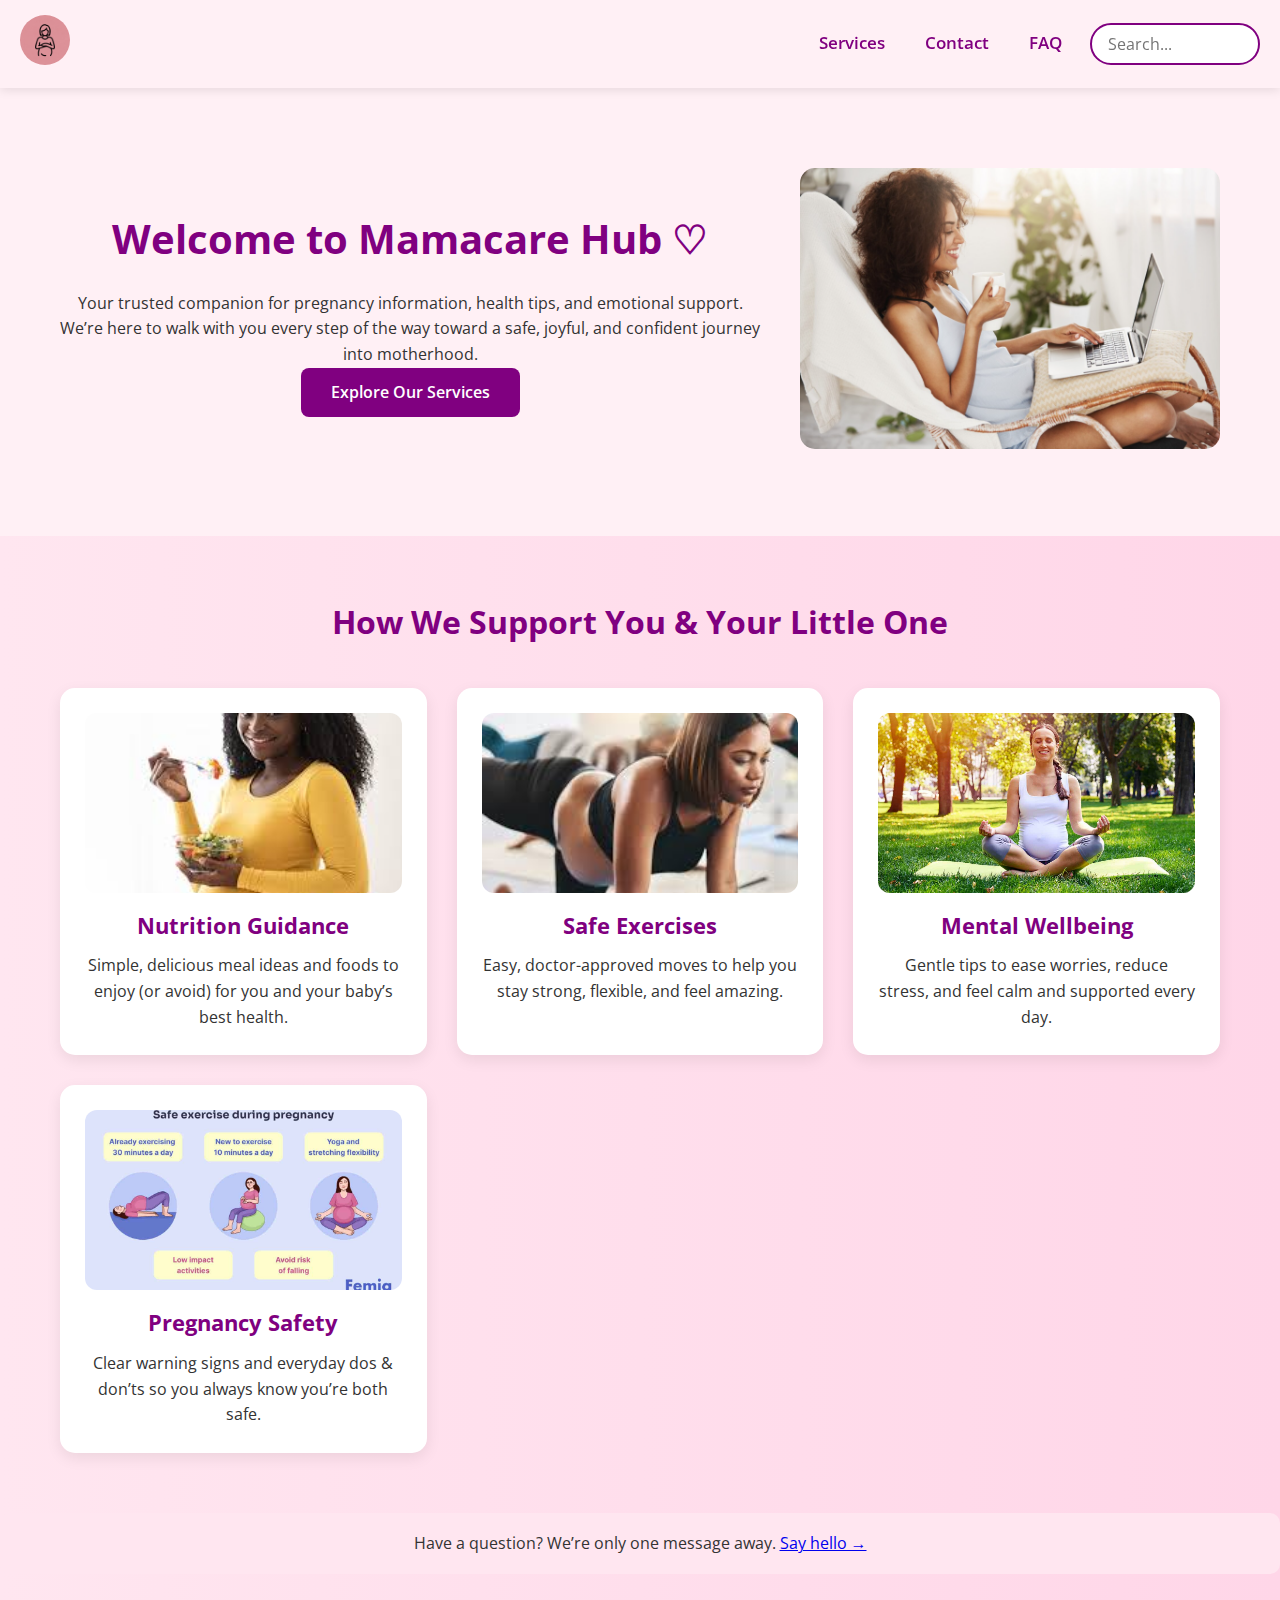
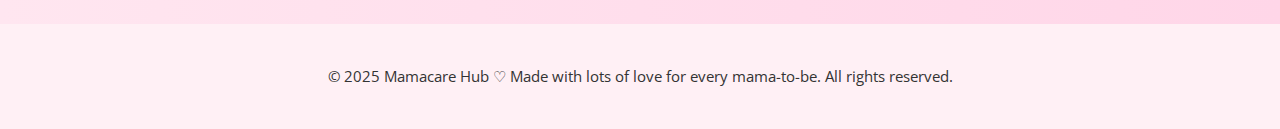
<file: index.html>
<!DOCTYPE html>
<html lang="en">
<head>
    <meta charset="UTF-8">
    <meta name="viewport" content="width=device-width, initial-scale=1.0">
    <title>Mamacare Hub - Pregnancy Info Center</title>
    <link rel="stylesheet" href="css/styles.css">
    <link rel="icon" href="images/icon.jpg" type="image/x-icon">
</head>
<body>


    <nav>
        <a href="index.html" class="logo-link">
            <img src="images/icon.jpg" alt="Mamacare Hub Logo" class="logo">
        </a>

        <ul class="nav-links" id="navLinks">
            <li><a href="pages/services.html">Services</a></li>
            <li><a href="pages/contact.html">Contact</a></li>
            <li><a href="pages/FAQ.html">FAQ</a></li>
            <li class="search-box">
            <abbr title="Search">
                <input type="text" placeholder="Search...">
            </abbr>
        </li>
        </ul>
    </nav>


    <section class="hero">
        <div class="hero-content">
            <div class="hero-text">
                <h1>Welcome to Mamacare Hub ♡</h1>
                <p>Your trusted companion for pregnancy information, health tips, and emotional support. We’re here to walk with you every step of the way toward a safe, joyful, and confident journey into motherhood.</p>
                <a href="pages/services.html" class="btn">Explore Our Services</a>
            </div>
            <div class="hero-image">
                <img src="images/smiling.png" alt="Happy pregnant woman smiling">
            </div>
        </div>
    </section>


    <section class="features">
        <div class="container">
            <h2>How We Support You & Your Little One</h2>
            <div class="grid-container">

                <div class="grid-card">
                    <img src="images/nutrition.jpg" alt="Healthy foods for pregnancy">
                    <h3>Nutrition Guidance</h3>
                    <p>Simple, delicious meal ideas and foods to enjoy (or avoid) for you and your baby’s best health.</p>
                </div>

                <div class="grid-card">
                    <img src="images/exercise.jpg" alt="Gentle pregnancy exercises">
                    <h3>Safe Exercises</h3>
                    <p>Easy, doctor-approved moves to help you stay strong, flexible, and feel amazing.</p>
                </div>

                <div class="grid-card">
                    <img src="images/mental_health.jpg" alt="Peaceful meditation during pregnancy">
                    <h3>Mental Wellbeing</h3>
                    <p>Gentle tips to ease worries, reduce stress, and feel calm and supported every day.</p>
                </div>

                <div class="grid-card">
                    <img src="images/safety.jpg" alt="Pregnancy safety guide">
                    <h3>Pregnancy Safety</h3>
                    <p>Clear warning signs and everyday dos & don’ts so you always know you’re both safe.</p>
                </div>

            </div>
        </div>
    </section>

    <div class="finalp-home">
        <div class="container">
            <p>Have a question? We’re only one message away. <a href="pages/contact.html">Say hello →</a></p>
        </div>
    </div>

    <footer>
        <p style="text-align: center;">
            © 2025 Mamacare Hub ♡ Made with lots of love for every mama-to-be. All rights reserved.
        </p>
    </footer>

</body>
</html>
</file>
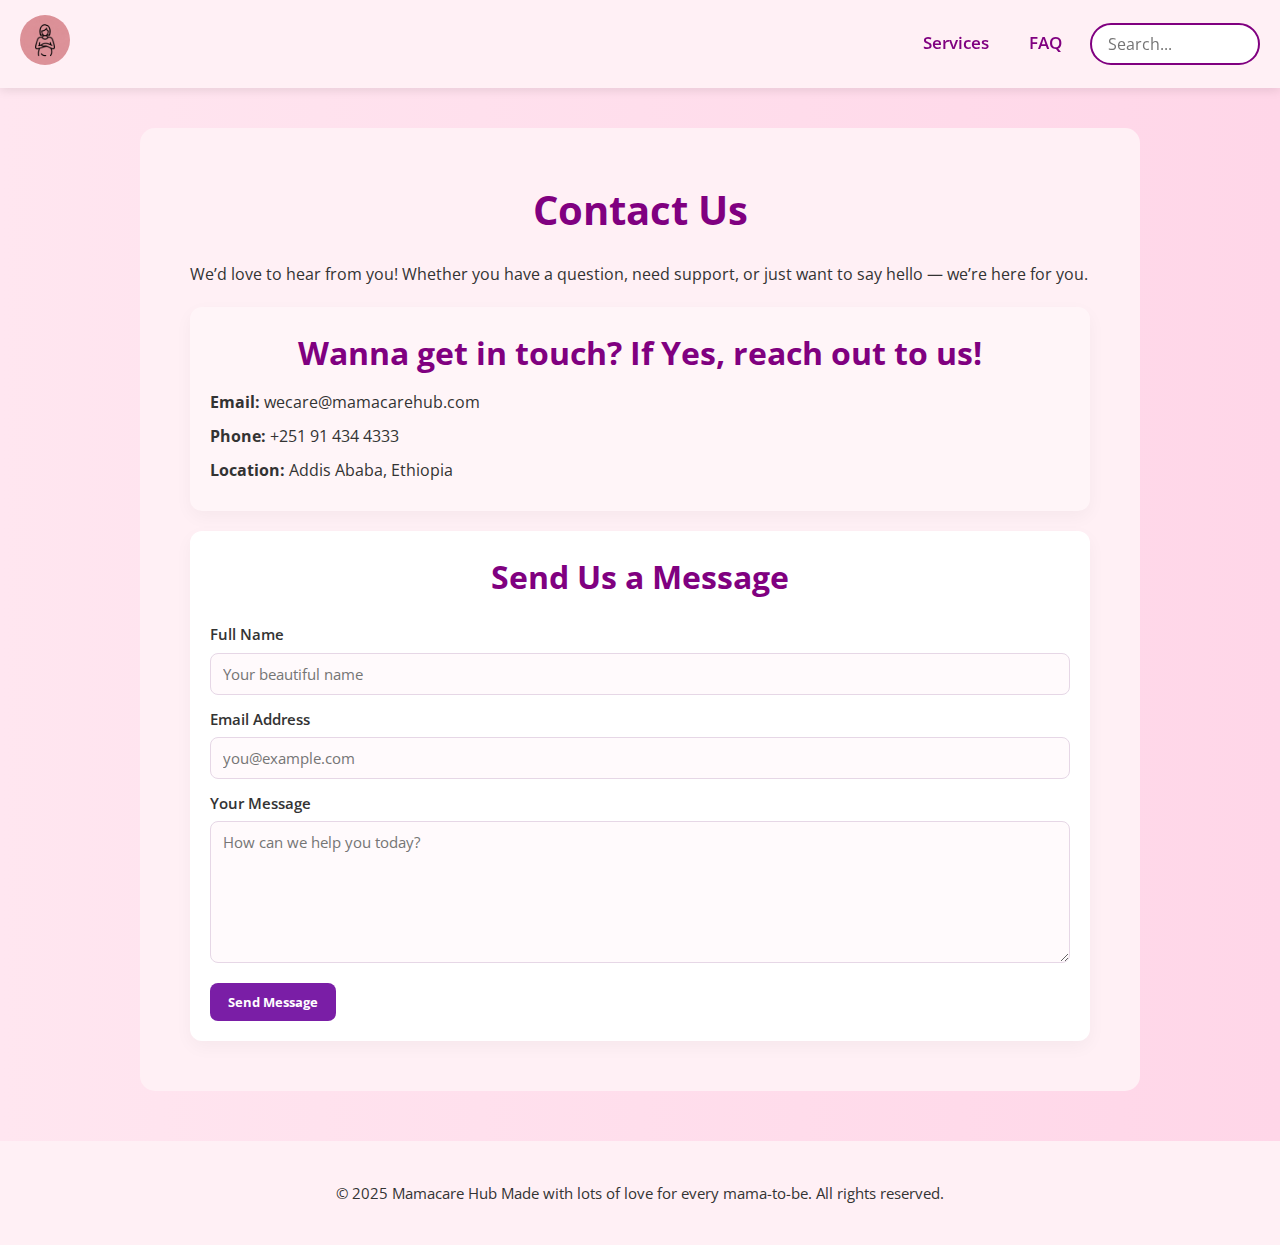
<file: pages/contact.html>
<!DOCTYPE html>
<html lang="en">
<head>
    <meta charset="UTF-8">
    <meta name="viewport" content="width=device-width, initial-scale=1.0">
    <title>Contact Us - Mamacare Hub</title>
    <link rel="stylesheet" href="../css/styles.css">
    <link rel="icon" href="../images/icon.jpg" type="image/x-icon">
</head>
<body>

    <nav>
        <a href="../index.html" class="logo-link">
            <img src="../images/icon.jpg" alt="Mamacare Hub Logo" class="logo">
        </a>

        <ul class="nav-links" id="navLinks">
            <li><a href="services.html">Services</a></li>
            <li><a href="FAQ.html">FAQ</a></li>
            <li class="search-box">
                <abbr title="Search">
                    <input type="text" placeholder="Search...">
                </abbr>
            </li>
        </ul>
    </nav>

    <section class="contact-section">
        <div class="container">
            <h1>Contact Us</h1>
            <p>We’d love to hear from you! Whether you have a question, need support, or just want to say hello — we’re here for you.</p>

            <div class="contact-container">

                <div class="contact-info">
                    <h2>Wanna get in touch? If Yes, reach out to us!</h2>
                    <p><strong>Email:</strong> wecare@mamacarehub.com</p>
                    <p><strong>Phone:</strong> +251 91 434 4333</p>
                    <p><strong>Location:</strong> Addis Ababa, Ethiopia</p>
                </div>

                <form class="contact-form" action="#" method="post" novalidate>
                    <h2>Send Us a Message</h2>

                    <label for="name">Full Name</label>
                    <input type="text" id="name" name="name" placeholder="Your beautiful name" required>

                    <label for="email">Email Address</label>
                    <input type="email" id="email" name="email" placeholder="you@example.com" required>

                    <label for="message">Your Message</label>
                    <textarea id="message" name="message" rows="6" placeholder="How can we help you today?" required></textarea>

                    <button type="submit" class="btn">Send Message</button>
                </form>
            </div>
        </div>
    </section>

    <footer>
        <p style="text-align: center;">
            © 2025 Mamacare Hub Made with lots of love for every mama-to-be. All rights reserved.
        </p>
    </footer>

</body>
</html>
</file>
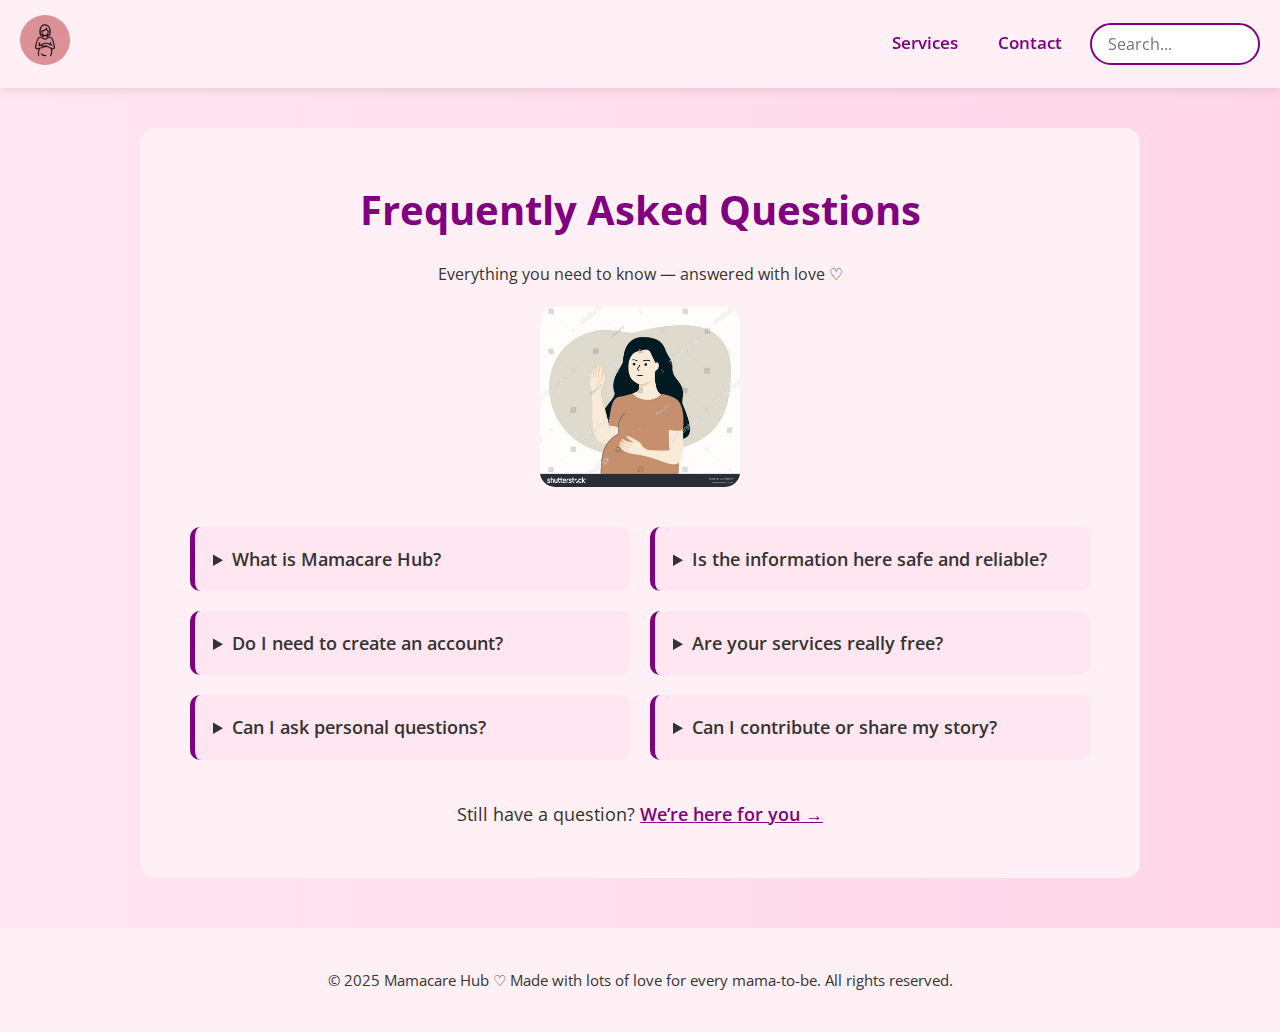
<file: pages/FAQ.html>
<!DOCTYPE html>
<html lang="en">
<head>
    <meta charset="UTF-8">
    <meta name="viewport" content="width=device-width, initial-scale=1.0">
    <title>FAQ - Mamacare Hub</title>
    <link rel="stylesheet" href="../css/styles.css">
    <link rel="icon" href="../images/icon.jpg" type="image/x-icon">
</head>
<body>

    <nav>
        <a href="../index.html" class="logo-link">
            <img src="../images/icon.jpg" alt="Mamacare Hub Logo" class="logo">
        </a>

        <ul class="nav-links" id="navLinks">
            <li><a href="services.html">Services</a></li>
            <li><a href="contact.html">Contact</a></li>
            <li class="search-box">
            <abbr title="Search">
                <input type="text" placeholder="Search...">
            </abbr>
        </li>
        </ul>
    </nav>

    <section class="faq-section">
        <div class="container">
            <h1>Frequently Asked Questions</h1>
            <p style="text-align: center;">Everything you need to know — answered with love ♡</p>

            <img src="../images/raising.jpg" alt="Happy pregnant woman raising hands" class="faq-image">

            <div class="faq-grid">

                <details>
                    <summary>What is Mamacare Hub?</summary>
                    <p>Mamacare Hub is your trusted companion for pregnancy information, health tips, and emotional support — completely free and made with love for every mama-to-be.</p>
                </details>

                <details>
                    <summary>Is the information here safe and reliable?</summary>
                    <p>Yes! All our content is reviewed by medical professionals to ensure it’s accurate, safe, and up-to-date.</p>
                </details>

                <details>
                    <summary>Do I need to create an account?</summary>
                    <p>No account needed! You can read everything freely. An account is only for saving your favorite tips (coming soon).</p>
                </details>

                <details>
                    <summary>Are your services really free?</summary>
                    <p>Yes, 100% free — forever. We believe every mom deserves support without worry.</p>
                </details>

                <details>
                    <summary>Can I ask personal questions?</summary>
                    <p>Of course! Just visit our <a href="contact.html">Contact page</a> — we reply to every message with care.</p>
                </details>

                <details>
                    <summary>Can I contribute or share my story?</summary>
                    <p>We’d love that! Reach out via the Contact page — experienced moms and professionals are always welcome.</p>
                </details>

            </div>

            <p class="finalp">Still have a question? <a href="contact.html">We’re here for you →</a></p>
        </div>
    </section>

    <footer>
        <p style="text-align: center;">
            © 2025 Mamacare Hub ♡ Made with lots of love for every mama-to-be. All rights reserved.
        </p>
    </footer>
</body>
</html>
</file>
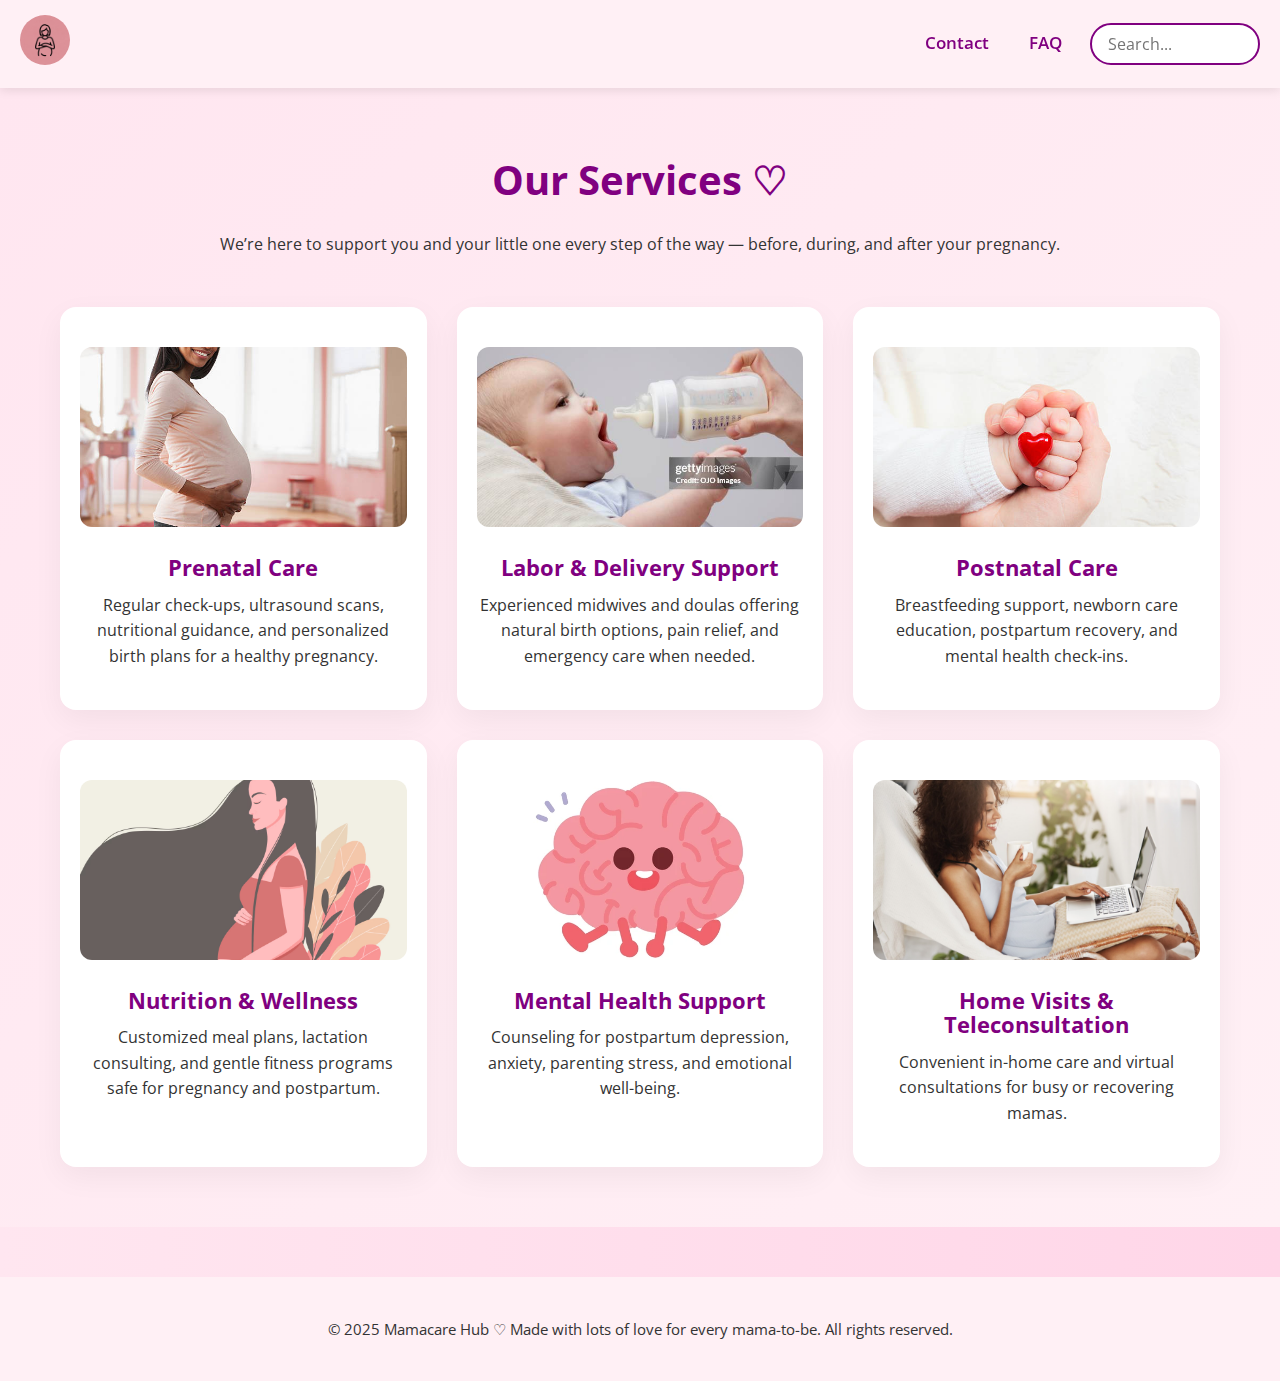
<file: pages/services.html>
<!DOCTYPE html>
<html lang="en">
<head>
    <meta charset="UTF-8">
    <meta name="viewport" content="width=device-width, initial-scale=1.0">
    <title>Our Services - Mamacare Hub ♡</title>
    <link rel="stylesheet" href="../css/styles.css">
    <link rel="icon" href="../images/icon.jpg" type="image/x-icon">
</head>
<body>

    <nav>
        <a href="../index.html" class="logo-link">
            <img src="../images/icon.jpg" alt="Mamacare Hub Logo" class="logo">
        </a>

        <ul class="nav-links" id="navLinks">
            <li><a href="contact.html">Contact</a></li>
            <li><a href="FAQ.html">FAQ</a></li>
            <li class="search-box">
                <abbr title="Search">
                    <input type="text" placeholder="Search...">
                </abbr>
            </li>
        </ul>
    </nav>

    <section class="services-section">
        <div class="container">
            <div class="section-header">
                <h1>Our Services ♡</h1>
                <p style="text-align: center;">We’re here to support you and your little one every step of the way — before, during, and after your pregnancy.</p>
            </div>

            <div class="services-grid">

                <div class="service-card">
                    <div class="icon">
                        <img src="../images/pregy.jpg" alt="pregnant woman">
                    </div>
                    <div class="service-body">
                        <h3>Prenatal Care</h3>
                        <p>Regular check-ups, ultrasound scans, nutritional guidance, and personalized birth plans for a healthy pregnancy.</p>
                    </div>
                </div>

                <div class="service-card">
                    <div class="icon">
                        <img src="../images/babybottle.jpg" alt="baby bottle">
                    </div>
                    <div class="service-body">
                        <h3>Labor & Delivery Support</h3>
                        <p>Experienced midwives and doulas offering natural birth options, pain relief, and emergency care when needed.</p>
                    </div>
                </div>

                <div class="service-card">
                    <div class="icon">
                        <img src="../images/hh.jpg" alt="heart hands">
                    </div>
                    <div class="service-body">
                        <h3>Postnatal Care</h3>
                        <p>Breastfeeding support, newborn care education, postpartum recovery, and mental health check-ins.</p>
                    </div>
                </div>

                <div class="service-card">
                    <div class="icon">
                        <img src="../images/leaf.avif" alt="leaf">
                    </div>
                    <div class="service-body">
                        <h3>Nutrition & Wellness</h3>
                        <p>Customized meal plans, lactation consulting, and gentle fitness programs safe for pregnancy and postpartum.</p>
                    </div>
                </div>

                <div class="service-card">
                    <div class="icon">
                        <img src="../images/brain.webp" alt="brain">
                    </div>
                    <div class="service-body">
                        <h3>Mental Health Support</h3>
                        <p>Counseling for postpartum depression, anxiety, parenting stress, and emotional well-being.</p>
                    </div>
                </div>

                <div class="service-card">
                    <div class="icon">
                        <img src="../images/smiling.png" alt="home visits">
                    </div>
                    <div class="service-body">
                        <h3>Home Visits & Teleconsultation</h3>
                        <p>Convenient in-home care and virtual consultations for busy or recovering mamas.</p>
                    </div>
                </div>

            </div>
        </div>
    </section>

    <footer>
        <p style="text-align: center;">
            © 2025 Mamacare Hub ♡ Made with lots of love for every mama-to-be. All rights reserved.
        </p>
    </footer>

</body>
</html>
</file>
<file: css/styles.css>
@import url('https://fonts.googleapis.com/css2?family=Open+Sans:wght@300;400;600;700&display=swap');

* {
    margin: 0;
    padding: 0;
    box-sizing: border-box;
    font-family: 'Open Sans', sans-serif
}
body {
    background: linear-gradient(to right, #ffe6f0, #ffd6e8);
    color: #333;
    line-height: 1.6
}
nav {
    background: #fff0f5;
    padding: 15px 20px;
    position: sticky;
    top: 0;
    z-index: 1000;
    box-shadow: 0 2px 10px rgba(0, 0, 0, .1);
    display: flex;
    justify-content: space-between;
    align-items: center
}
.logo-link {
    display: block
}
.logo {
    display: inline-block;
    width: 50px;
    height: 50px;
    border-radius: 50%;
    z-index: 2;
    transition: transform .3s
}
.logo:hover {
    transform: scale(1.1)
}
.nav-links {
    display: flex;
    align-items: center;
    gap: 16px;
    list-style: none;
    margin: 0;
    padding: 0
}
.nav-links a {
    display: inline-block;
    padding: 8px 12px;
    white-space: nowrap;
    color: purple;
    text-decoration: none;
    font-weight: 600;
    font-size: 1.05rem;
    transition: color .3s
}
.nav-links li:first-child {
    margin-right: auto
}
.nav-links a:hover {
    color: #ff1493
}
.search-box input {
    padding: 8px 16px;
    border: 2px solid purple;
    border-radius: 25px;
    outline: none;
    width: 170px;
    font-size: 1rem
}
.menu-toggle {
    display: none;
    cursor: pointer;
    padding: 10px
}
.menu-toggle .bar {
    width: 25px;
    height: 3px;
    background: purple;
    margin: 5px 0;
    border-radius: 3px;
    transition: all .3s
}
.container {
    max-width: 1200px;
    margin: 0 auto;
    padding: 0 20px
}
section {
    padding: 60px 0
}
h1,h2,h3 {
    color: purple;
    text-align: center
}
h1 {
    font-size: 2.5rem;
    margin-bottom: 20px
}
h2 {
    font-size: 2rem;
    margin-bottom: 20px
}
h3 {
    font-size: 1.4rem;
    margin: 15px 0 10px
}
.btn {
    display: inline-block;
    background: purple;
    color: #fff;
    padding: 12px 30px;
    border-radius: 8px;
    text-decoration: none;
    font-weight: 600;
    transition: all .3s
}
.btn:hover {
    background: #c71585;
    transform: translateY(-3px)
}
.hero {
    background: #fff0f5;
    padding: 80px 0
}
.hero-content {
    display: flex;
    align-items: center;
    gap: 40px;
    max-width: 1200px;
    margin: 0 auto;
    padding: 0 20px
}
.hero-text {
    flex: 1;
    text-align: center
}
.hero-image img {
    max-width: 420px;
    width: 100%;
    border-radius: 15px
}
.grid-container {
    display: grid;
    grid-template-columns: repeat(auto-fit, minmax(280px, 1fr));
    gap: 30px;
    margin-top: 40px
}
.grid-card {
    background: #fff;
    padding: 25px;
    border-radius: 15px;
    text-align: center;
    box-shadow: 0 5px 15px rgba(0, 0, 0, .08);
    transition: all .3s
}
.grid-card:hover {
    transform: translateY(-10px);
    background: #ffd6e8
}
.grid-card img, .service-card img {
    width: 100%;
    height: 180px;
    object-fit: cover;
    border-radius: 12px;
    display: block
}
.services-section {
    background: linear-gradient(135deg, #ffe6f0 0%, #fff0f5 100%)
}
.services-grid {
    display: grid;
    grid-template-columns: repeat(auto-fit, minmax(300px, 1fr));
    gap: 30px;
    margin-top: 50px
}
.service-card {
    background: #fff;
    padding: 40px 20px;
    border-radius: 16px;
    text-align: center;
    box-shadow: 0 10px 30px rgba(0, 0, 0, .05);
    transition: all .3s;
    display: flex;
    flex-direction: column;
    min-height: 360px
}
.service-card:hover {
    transform: translateY(-10px);
    box-shadow: 0 20px 40px rgba(216, 27, 96, .15)
}
.service-card .icon {
    font-size: 3.5rem;
    margin-bottom: 15px
}
.service-card .icon, .service-card img {
    height: 180px;
    min-height: 180px;
    max-height: 180px;
    display: flex;
    align-items: center;
    justify-content: center;
    object-fit: cover
}
.service-card h3, .services-grid h3 {
    margin: 14px 0 12px;
    line-height: 1.1
}
.contact-section, .faq-section {
    background: #fff0f5;
    border-radius: 15px;
    margin: 40px auto;
    max-width: 1000px;
    padding: 50px 30px
}
.contact-container {
    display: grid;
    grid-template-columns: 1fr;
    gap: 20px;
    align-items: start;
    margin-top: 20px
}

@media(max-width:820px) {
    .contact-container {
        gap: 18px
    }
}
.contact-info {
    background: #fff5f8;
    border-radius: 12px;
    padding: 20px;
    box-shadow: 0 6px 18px rgba(0, 0, 0, .04)
}
.contact-info h2 {
    margin-bottom: 12px
}
.contact-info p {
    margin-bottom: 8px;
    color: #333
}
.contact-form {
    background: #fff;
    border-radius: 12px;
    padding: 20px;
    box-shadow: 0 6px 18px rgba(0, 0, 0, .04)
}
.contact-form label {
    display: block;
    font-weight: 600;
    margin-bottom: 6px;
    font-size: .95rem
}
.contact-form input[type="text"], .contact-form input[type="email"], .contact-form textarea {
    width: 100%;
    padding: 10px 12px;
    border: 1px solid #e6d7e6;
    border-radius: 8px;
    background: #fffafc;
    font-size: .95rem;
    color: #333;
    outline: none;
    margin-bottom: 12px;
    box-sizing: border-box
}
.contact-form textarea {
    min-height: 140px;
    resize: vertical
}
.contact-form .btn {
    background: #7a1ea6;
    color: #fff;
    padding: 10px 18px;
    border-radius: 8px;
    border: none;
    cursor: pointer;
    font-weight: 700
}
.faq-image {
    display: block;
    margin: 20px auto;
    width: 200px;
    border-radius: 15px
}
.faq-grid {
    display: grid;
    grid-template-columns: repeat(auto-fit, minmax(350px, 1fr));
    gap: 20px;
    margin-top: 40px
}
details {
    background: #ffe6f0;
    padding: 18px;
    border-radius: 10px;
    border-left: 5px solid purple;
    cursor: pointer;
    transition: background .3s
}
details[open] {
    background: #ffd6e8
}
summary {
    font-weight: 600;
    font-size: 1.1rem
}
.finalp {
    text-align: center;
    margin-top: 40px;
    font-size: 1.1rem
}
.finalp a {
    color: purple;
    font-weight: 600
}
.finalp-home a:hover {
    color: #ff1493
}
.finalp-home {
    text-align: center;
    background: #ffe6f0;
    padding: 18px;
    border-radius: 10px
}
footer {
    text-align: center;
    padding: 40px 20px;
    background: #fff0f5;
    margin-top: 50px;
    font-size: .95rem
}
.contact-form input:focus, .contact-form textarea:focus {
    box-shadow: 0 0 0 3px rgba(122, 30, 166, .12);
    border-color: #7a1ea6
}
@media screen and (max-width:768px) {
    nav {
        padding: 10px 12px;
        flex-wrap: wrap;
        gap: 8px 0
    }
    .logo {
        width: 42px;
        height: 42px;
        flex-shrink: 0
    }
    .nav-links {
        display: flex;
        flex-direction: row;
        flex-wrap: wrap;
        gap: 8px 12px;
        justify-content: flex-end;
        align-items: center;
        width: auto;
        margin-left: auto;
        padding: 4px 0
    }
    .nav-links li:first-child {
        margin-right: auto
    }
    .nav-links a {
        font-size: .94rem;
        padding: 6px 9px;
        white-space: nowrap
    }
    .search-box {
        min-width: 140px;
        flex: 1 1 140px;
        max-width: 180px
    }
    .search-box input {
        width: 100%;
        font-size: .95rem;
        padding: 8px 14px
    }
    .hero {
        padding: 40px 0
    }
    .hero-content {
        flex-direction: column;
        align-items: center;
        gap: 24px;
        text-align: center
    }
    .hero-text {
        width: 100%
    }
    .hero-text h1 {
        font-size: 1.9rem
    }
    .hero-image img {
        max-width: 320px;
        width: 80%;
        margin: 0 auto
    }
}

@media screen and (max-width:480px) {
    .nav-links {
        gap: 6px 10px
    }
    .nav-links a {
        font-size: .9rem;
        padding: 5px 7px
    }
    .logo {
        width: 38px;
        height: 38px
    }
    .search-box {
        min-width: 120px;
        max-width: 150px
    }
    .search-box input {
        padding: 7px 12px;
        font-size: .92rem
    }
    .container {
        padding-left: 16px;
        padding-right: 16px
    }
    .contact-info {
        padding: 14px;
        border-radius: 10px
    }
    .contact-form {
        padding: 14px;
        border-radius: 10px
    }
    .contact-info h2 {
        font-size: 1.05rem;
        margin-bottom: 10px
    }
    .contact-form h2 {
        font-size: 1.05rem;
        margin-bottom: 10px
    }
    .contact-form input[type="text"], .contact-form input[type="email"], .contact-form textarea {
        font-size: .95rem;
        padding: 10px
    }
    .contact-form .btn {
        width: 100%;
        padding: 12px;
        font-size: 1rem
    }
    .search-box {
        width: 100%;
        margin-top: 10px
    }
    nav {
        padding: 10px 12px
    }
    .faq-grid details {
        margin-right: 16px;
        padding-right: 8px
    }
    .faq-grid summary {
        font-size: 1.02rem
    }
    .hero-text h1 {
        font-size: 1.6rem
    }
    .hero-image img {
        max-width: 260px;
        width: 72%
    }
    .container {
        padding-left: 0;
        padding-right: 0
    }
    .faq-section.full-bleed, .contact-section.full-bleed {
        max-width: 100%;
        margin: 0;
        padding: 18px 12px;
        border-radius: 0;
        box-sizing: border-box;
    }
    .faq-grid {
        padding-left: 0;
        padding-right: 0;
        gap: 16px
    }
}
</file>
